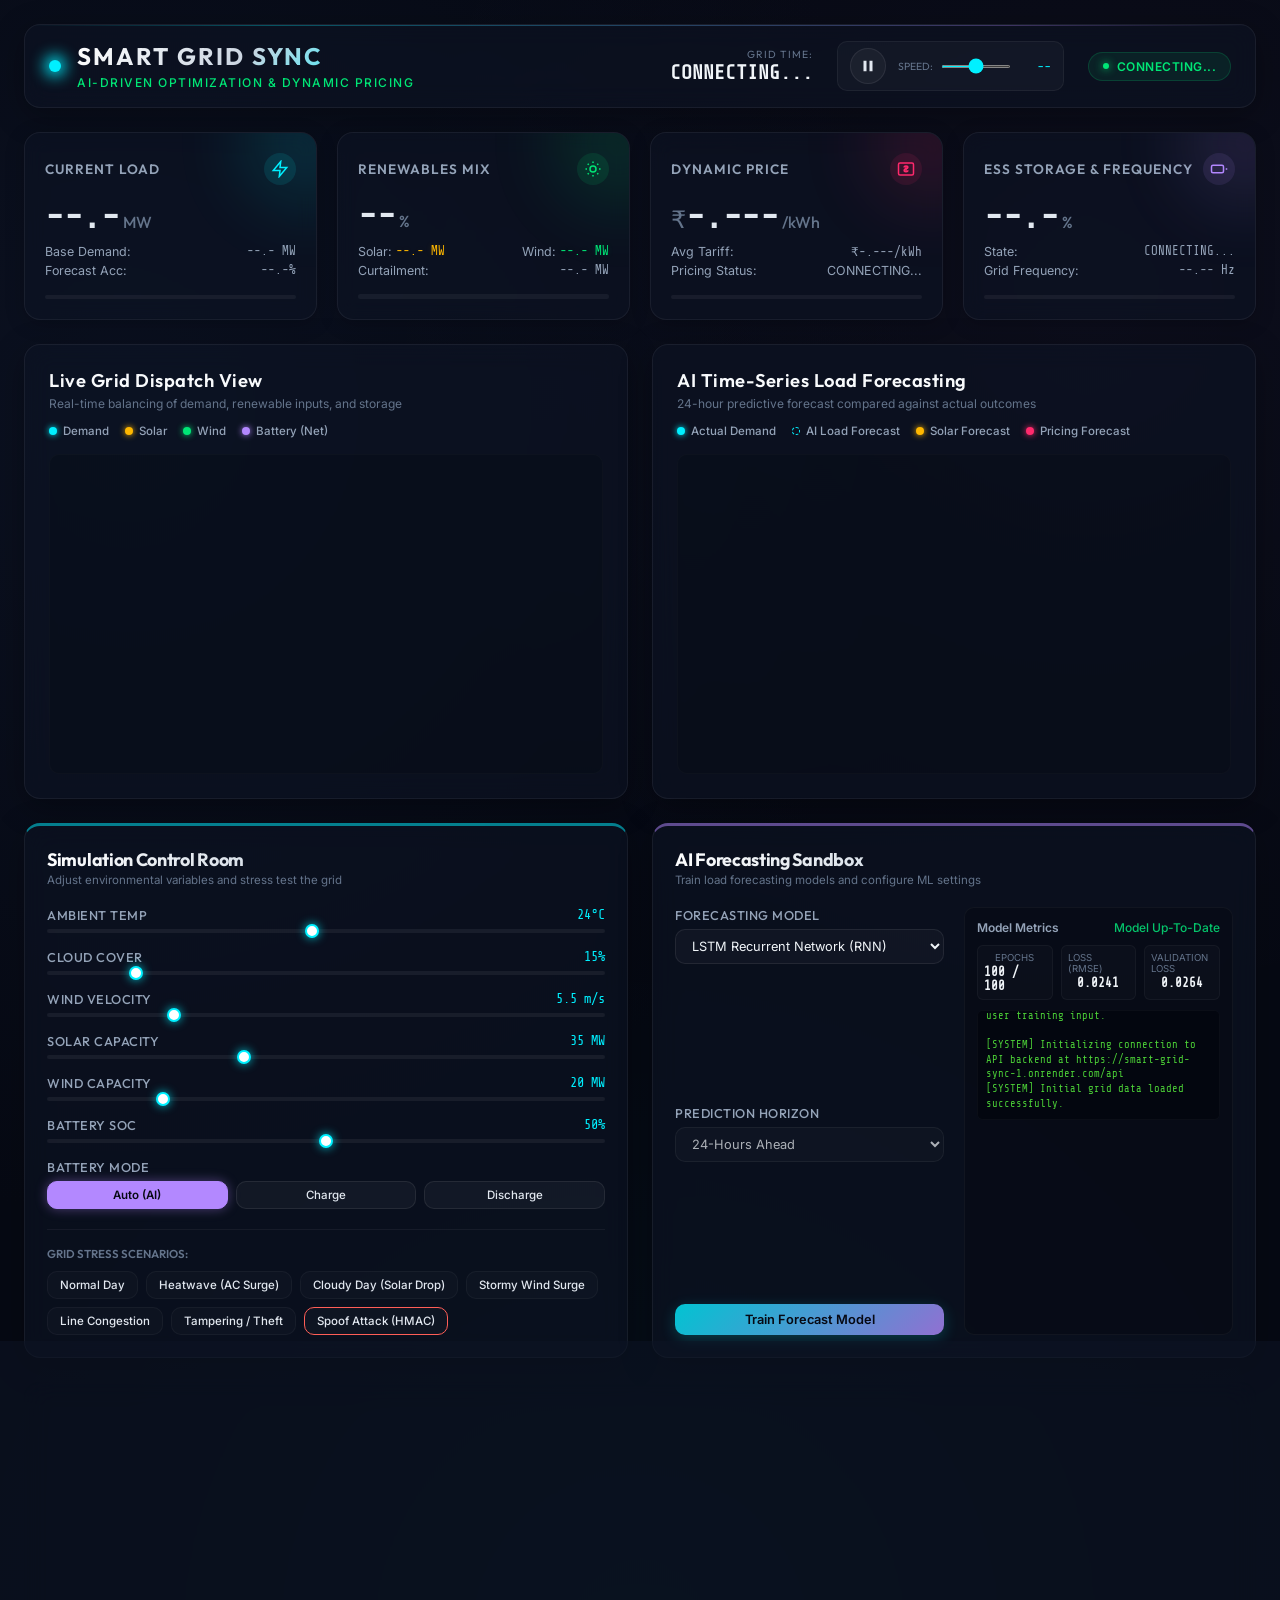
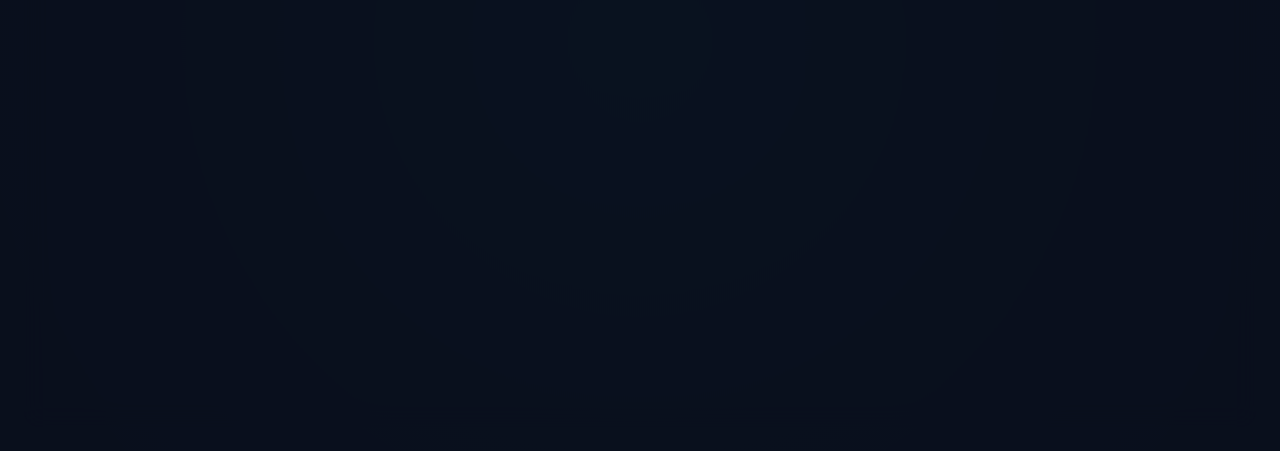
<file: frontend/index.html>
<!DOCTYPE html>
<html lang="en">
<head>
    <meta charset="UTF-8">
    <meta name="viewport" content="width=device-width, initial-scale=1.0">
    <title>Smart Grid Sync | AI-Driven Electricity Pricing & Load Forecasting</title>
    <!-- Modern typography styling -->
    <link rel="preconnect" href="https://fonts.googleapis.com">
    <link rel="preconnect" href="https://fonts.gstatic.com" crossorigin>
    <link href="https://fonts.googleapis.com/css2?family=Outfit:wght@300;400;500;600;700&family=Share+Tech+Mono&family=Inter:wght@300;400;500;600&display=swap" rel="stylesheet">
    <link rel="stylesheet" href="styles.css">
</head>
<body>
    <!-- Global Loading Overlay -->
    <div id="loading-overlay" class="loading-overlay">
        <div class="loading-spinner-container">
            <div class="loading-spinner"></div>
            <div class="loading-text">CONNECTING TO SMART GRID TELEMETRY...</div>
            <div class="loading-subtext">Initializing database session and loading forecasting parameters</div>
        </div>
    </div>

    <div class="app-container">
        <!-- Mixed Content Warning Banner (visible only if secure HTTPS pages fail to fetch insecure HTTP localhost API) -->
        <div id="https-warning-banner" class="warning-banner hidden">
            ⚠️ <strong>Mixed Content Alert:</strong> You are accessing this dashboard over secure HTTPS, but your backend runs locally over HTTP. The browser is blocking API requests. Please open the dashboard locally at <a href="http://localhost:8080" class="banner-link">http://localhost:8080</a> to resolve this.
        </div>

        <!-- Main Header -->
        <header class="main-header">
            <div class="brand">
                <div class="logo-glow"></div>
                <div class="logo-text">
                    <h1>SMART GRID SYNC</h1>
                    <span class="subtitle">AI-Driven Optimization & Dynamic Pricing</span>
                </div>
            </div>
            
            <!-- Global Simulation Controls -->
            <div class="sim-controls-panel">
                <div class="sim-time-display">
                    <span class="label">GRID TIME:</span>
                    <span id="grid-clock" class="mono-value">CONNECTING...</span>
                </div>
                <div class="sim-speed-control">
                    <button id="btn-play-pause" class="btn btn-icon" title="Play/Pause Simulation">
                        <svg viewBox="0 0 24 24" width="18" height="18" fill="currentColor">
                            <path id="play-pause-icon" d="M6 19h4V5H6v14zm8-14v14h4V5h-4z"/>
                        </svg>
                    </button>
                    <div class="speed-slider-container">
                        <span class="slider-label">SPEED:</span>
                        <input type="range" id="sim-speed" min="0" max="4" step="1" value="2">
                        <span id="sim-speed-val" class="mono-label">--</span>
                    </div>
                </div>
                <div class="grid-status-badge pulse-glow green" id="grid-status">
                    <span class="status-indicator"></span>
                    <span id="grid-status-text">CONNECTING...</span>
                </div>
            </div>
        </header>

        <!-- Top KPI Dashboard Rows -->
        <section class="kpi-section" aria-label="Key Performance Indicators">
            <!-- 1. Grid Load / Demand KPI -->
            <div class="kpi-card" id="card-load">
                <div class="card-glow"></div>
                <div class="kpi-header">
                    <span class="kpi-title">Current Load</span>
                    <div class="kpi-icon blue">
                        <svg viewBox="0 0 24 24" width="18" height="18" stroke="currentColor" fill="none" stroke-width="2">
                            <path d="M13 2L3 14h9l-1 8 10-12h-9l1-8z"/>
                        </svg>
                    </div>
                </div>
                <div class="kpi-body">
                    <div class="kpi-main-val">
                        <span id="val-actual-load" class="mono-value">--.-</span><span class="unit">MW</span>
                    </div>
                    <div class="kpi-sub-row">
                        <span class="kpi-sub-label">Base Demand:</span>
                        <span id="val-base-load" class="mono-value">--.- MW</span>
                    </div>
                    <div class="kpi-sub-row">
                        <span class="kpi-sub-label">Forecast Acc:</span>
                        <span id="val-forecast-acc" class="mono-value">--.-%</span>
                    </div>
                </div>
                <div class="kpi-footer progress-bar-container">
                    <div class="progress-bar-fill blue" id="bar-load-capacity" style="width: 0%;"></div>
                </div>
            </div>

            <!-- 2. Renewable Energy Mix KPI -->
            <div class="kpi-card" id="card-renewables">
                <div class="card-glow"></div>
                <div class="kpi-header">
                    <span class="kpi-title">Renewables Mix</span>
                    <div class="kpi-icon green">
                        <svg viewBox="0 0 24 24" width="18" height="18" stroke="currentColor" fill="none" stroke-width="2">
                            <path d="M12 2v2M12 20v2M4.93 4.93l1.41 1.41M17.66 17.66l1.41 1.41M2 12h2M20 12h2M6.34 17.66l-1.41 1.41M19.07 4.93l-1.41 1.41"/>
                            <circle cx="12" cy="12" r="4"/>
                        </svg>
                    </div>
                </div>
                <div class="kpi-body">
                    <div class="kpi-main-val">
                        <span id="val-renewable-percent" class="mono-value">--</span><span class="unit">%</span>
                    </div>
                    <div class="kpi-sub-row">
                        <span class="kpi-sub-label">Solar: <span id="val-solar-mw" class="mono-value text-amber">--.- MW</span></span>
                        <span class="kpi-sub-label">Wind: <span id="val-wind-mw" class="mono-value text-green">--.- MW</span></span>
                    </div>
                    <div class="kpi-sub-row">
                        <span class="kpi-sub-label">Curtailment:</span>
                        <span id="val-curtailment" class="mono-value">--.- MW</span>
                    </div>
                </div>
                <div class="kpi-footer renewable-segment-bar">
                    <div class="segment solar" id="bar-solar-pct" style="width: 0%;"></div>
                    <div class="segment wind" id="bar-wind-pct" style="width: 0%;"></div>
                    <div class="segment other" id="bar-other-pct" style="width: 0%;"></div>
                </div>
            </div>

            <!-- 3. Dynamic Tariff Price KPI -->
            <div class="kpi-card" id="card-pricing">
                <div class="card-glow"></div>
                <div class="kpi-header">
                    <span class="kpi-title">Dynamic Price</span>
                    <div class="kpi-icon pink">
                        <svg viewBox="0 0 24 24" width="18" height="18" stroke="currentColor" fill="none" stroke-width="2">
                            <rect x="2" y="4" width="20" height="16" rx="2"/>
                            <line x1="12" y1="8" x2="12" y2="16"/>
                            <path d="M9.5 10c0-1.5 1.5-2 2.5-2s2.5.5 2.5 2c0 2-5 1.5-5 3.5 0 1.5 1.5 2 2.5 2s2.5-.5 2.5-2"/>
                        </svg>
                    </div>
                </div>
                <div class="kpi-body">
                    <div class="kpi-main-val">
                        <span class="currency">₹</span><span id="val-dynamic-price" class="mono-value">-.---</span><span class="unit">/kWh</span>
                    </div>
                    <div class="kpi-sub-row">
                        <span class="kpi-sub-label">Avg Tariff:</span>
                        <span id="val-avg-price" class="mono-value">₹-.---/kWh</span>
                    </div>
                    <div class="kpi-sub-row">
                        <span class="kpi-sub-label">Pricing Status:</span>
                        <span id="val-price-rate" class="rate-status">CONNECTING...</span>
                    </div>
                </div>
                <div class="kpi-footer progress-bar-container">
                    <div class="progress-bar-fill pink" id="bar-price-tier" style="width: 0%;"></div>
                </div>
            </div>

            <!-- 4. Battery Storage & Grid Health KPI -->
            <div class="kpi-card" id="card-battery">
                <div class="card-glow"></div>
                <div class="kpi-header">
                    <span class="kpi-title">ESS Storage & Frequency</span>
                    <div class="kpi-icon purple">
                        <svg viewBox="0 0 24 24" width="18" height="18" stroke="currentColor" fill="none" stroke-width="2">
                            <rect x="2" y="7" width="16" height="10" rx="2" ry="2"/>
                            <line x1="22" y1="11" x2="22" y2="13"/>
                        </svg>
                    </div>
                </div>
                <div class="kpi-body">
                    <div class="kpi-main-val">
                        <span id="val-battery-soc" class="mono-value">--.-</span><span class="unit">%</span>
                    </div>
                    <div class="kpi-sub-row">
                        <span class="kpi-sub-label">State:</span>
                        <span id="val-battery-state" class="mono-value">CONNECTING...</span>
                    </div>
                    <div class="kpi-sub-row">
                        <span class="kpi-sub-label">Grid Frequency:</span>
                        <span id="val-grid-freq" class="mono-value">--.-- Hz</span>
                    </div>
                </div>
                <div class="kpi-footer progress-bar-container">
                    <div class="progress-bar-fill purple" id="bar-battery-soc" style="width: 0%;"></div>
                </div>
            </div>
        </section>

        <!-- Charts Section (Grid Layout) -->
        <main class="dashboard-grid">
            <!-- Live Grid Operations / Dispatch Chart -->
            <article class="chart-panel" id="panel-dispatch-chart">
                <div class="chart-header">
                    <div class="chart-header-title">
                        <h2>Live Grid Dispatch View</h2>
                        <span class="desc">Real-time balancing of demand, renewable inputs, and storage</span>
                    </div>
                    <div class="chart-legends">
                        <div class="legend-item"><span class="legend-dot load"></span>Demand</div>
                        <div class="legend-item"><span class="legend-dot solar"></span>Solar</div>
                        <div class="legend-item"><span class="legend-dot wind"></span>Wind</div>
                        <div class="legend-item"><span class="legend-dot battery"></span>Battery (Net)</div>
                    </div>
                </div>
                <div class="chart-wrapper">
                    <!-- Responsive SVG Chart -->
                    <svg id="svg-dispatch" class="grid-chart" viewBox="0 0 800 320" preserveAspectRatio="none">
                        <defs>
                            <!-- Gradients for Area Fills -->
                            <linearGradient id="grad-load" x1="0" y1="0" x2="0" y2="1">
                                <stop offset="0%" stop-color="var(--color-load)" stop-opacity="0.25"/>
                                <stop offset="100%" stop-color="var(--color-load)" stop-opacity="0.00"/>
                            </linearGradient>
                            <linearGradient id="grad-solar" x1="0" y1="0" x2="0" y2="1">
                                <stop offset="0%" stop-color="var(--color-solar)" stop-opacity="0.25"/>
                                <stop offset="100%" stop-color="var(--color-solar)" stop-opacity="0.00"/>
                            </linearGradient>
                            <linearGradient id="grad-wind" x1="0" y1="0" x2="0" y2="1">
                                <stop offset="0%" stop-color="var(--color-wind)" stop-opacity="0.20"/>
                                <stop offset="100%" stop-color="var(--color-wind)" stop-opacity="0.00"/>
                            </linearGradient>
                            
                            <!-- Drop Shadow Glow Filter for Lines -->
                            <filter id="glow-filter" x="-20%" y="-20%" width="140%" height="140%">
                                <feGaussianBlur stdDeviation="3" result="blur" />
                                <feComposite in="SourceGraphic" in2="blur" operator="over" />
                            </filter>
                        </defs>
                        <!-- Chart contents will be dynamically injected by JavaScript -->
                    </svg>
                    <!-- Custom Floating Tooltip -->
                    <div id="dispatch-tooltip" class="chart-tooltip hidden"></div>
                </div>
            </article>

            <!-- AI Forecasting Chart -->
            <article class="chart-panel" id="panel-forecast-chart">
                <div class="chart-header">
                    <div class="chart-header-title">
                        <h2>AI Time-Series Load Forecasting</h2>
                        <span class="desc">24-hour predictive forecast compared against actual outcomes</span>
                    </div>
                    <div class="chart-legends">
                        <div class="legend-item"><span class="legend-dot load"></span>Actual Demand</div>
                        <div class="legend-item"><span class="legend-dot forecast dashed"></span>AI Load Forecast</div>
                        <div class="legend-item"><span class="legend-dot solar dashed"></span>Solar Forecast</div>
                        <div class="legend-item"><span class="legend-dot price-legend"></span>Pricing Forecast</div>
                    </div>
                </div>
                <div class="chart-wrapper">
                    <!-- Responsive SVG Chart -->
                    <svg id="svg-forecast" class="grid-chart" viewBox="0 0 800 320" preserveAspectRatio="none">
                        <defs>
                            <linearGradient id="grad-forecast" x1="0" y1="0" x2="0" y2="1">
                                <stop offset="0%" stop-color="var(--color-forecast)" stop-opacity="0.15"/>
                                <stop offset="100%" stop-color="var(--color-forecast)" stop-opacity="0.00"/>
                            </linearGradient>
                        </defs>
                        <!-- Chart contents will be dynamically injected by JavaScript -->
                    </svg>
                    <!-- Custom Floating Tooltip -->
                    <div id="forecast-tooltip" class="chart-tooltip hidden"></div>
                </div>
            </article>
        </main>

        <!-- Bottom Management Panels (Control, ML Sandbox, Sustainability) -->
        <section class="management-section" aria-label="Management Panels">
            <!-- 1. Grid Control Center -->
            <div class="glass-panel" id="panel-controls">
                <div class="panel-header">
                    <h3>Simulation Control Room</h3>
                    <span class="panel-subtitle">Adjust environmental variables and stress test the grid</span>
                </div>
                
                <div class="control-grid">
                    <!-- Weather Sliders -->
                    <div class="control-group">
                        <div class="control-header">
                            <span class="control-label">Ambient Temp</span>
                            <span id="val-ctrl-temp" class="mono-label">24°C</span>
                        </div>
                        <input type="range" id="slider-temp" min="5" max="45" value="24" class="styled-range">
                    </div>

                    <div class="control-group">
                        <div class="control-header">
                            <span class="control-label">Cloud Cover</span>
                            <span id="val-ctrl-clouds" class="mono-label">15%</span>
                        </div>
                        <input type="range" id="slider-clouds" min="0" max="100" value="15" class="styled-range">
                    </div>

                    <div class="control-group">
                        <div class="control-header">
                            <span class="control-label">Wind Velocity</span>
                            <span id="val-ctrl-wind" class="mono-label">5.5 m/s</span>
                        </div>
                        <input type="range" id="slider-wind" min="0" max="25" step="0.5" value="5.5" class="styled-range">
                    </div>

                    <!-- Renewable Capacity Sliders -->
                    <div class="control-group">
                        <div class="control-header">
                            <span class="control-label">Solar Capacity</span>
                            <span id="val-ctrl-solar-cap" class="mono-label">35 MW</span>
                        </div>
                        <input type="range" id="slider-solar-cap" min="0" max="100" value="35" class="styled-range">
                    </div>

                    <div class="control-group">
                        <div class="control-header">
                            <span class="control-label">Wind Capacity</span>
                            <span id="val-ctrl-wind-cap" class="mono-label">20 MW</span>
                        </div>
                        <input type="range" id="slider-wind-cap" min="0" max="100" value="20" class="styled-range">
                    </div>

                    <!-- Battery SoC Slider -->
                    <div class="control-group">
                        <div class="control-header">
                            <span class="control-label">Battery SoC</span>
                            <span id="val-ctrl-battery-soc" class="mono-label">50%</span>
                        </div>
                        <input type="range" id="slider-battery-soc" min="0" max="100" value="50" class="styled-range">
                    </div>

                    <!-- Battery Control Mode -->
                    <div class="control-group">
                        <span class="control-label">Battery Mode</span>
                        <div class="battery-mode-buttons">
                            <button id="btn-bat-auto" class="btn btn-small active">Auto (AI)</button>
                            <button id="btn-bat-charge" class="btn btn-small">Charge</button>
                            <button id="btn-bat-discharge" class="btn btn-small">Discharge</button>
                        </div>
                    </div>
                </div>

                <!-- Scenario Hotkeys -->
                <div class="scenarios-container">
                    <span class="scenarios-label">Grid Stress Scenarios:</span>
                    <div class="scenario-buttons">
                        <button class="btn btn-scenario" data-scenario="normal">Normal Day</button>
                        <button class="btn btn-scenario" data-scenario="heatwave">Heatwave (AC Surge)</button>
                        <button class="btn btn-scenario" data-scenario="cloudy">Cloudy Day (Solar Drop)</button>
                        <button class="btn btn-scenario" data-scenario="storm">Stormy Wind Surge</button>
                        <button class="btn btn-scenario" data-scenario="congestion">Line Congestion</button>
                        <button class="btn btn-scenario" data-scenario="theft">Tampering / Theft</button>
                        <button class="btn btn-scenario" data-scenario="cyberattack" style="border-color: var(--color-warning);">Spoof Attack (HMAC)</button>
                    </div>
                </div>
            </div>

            <!-- 2. AI Forecasting Sandbox -->
            <div class="glass-panel" id="panel-ai-sandbox">
                <div class="panel-header">
                    <h3>AI Forecasting Sandbox</h3>
                    <span class="panel-subtitle">Train load forecasting models and configure ML settings</span>
                </div>
                
                <div class="ai-sandbox-grid">
                    <div class="ai-settings">
                        <div class="control-group">
                            <span class="control-label">Forecasting Model</span>
                            <select id="select-ml-model" class="styled-select">
                                <option value="lstm">LSTM Recurrent Network (RNN)</option>
                                <option value="xgboost">XGBoost Regressor (Tree Ensemble)</option>
                                <option value="linear">Ridge Regression (Linear)</option>
                            </select>
                        </div>
                        
                        <div class="control-group">
                            <span class="control-label">Prediction Horizon</span>
                            <select id="select-horizon" class="styled-select" disabled>
                                <option value="24">24-Hours Ahead</option>
                            </select>
                        </div>

                        <button id="btn-train-model" class="btn btn-primary btn-full-width">
                            <span class="btn-text">Train Forecast Model</span>
                            <div class="train-loader hidden"></div>
                        </button>
                    </div>

                    <!-- Visual Training Console -->
                    <div class="training-console">
                        <div class="console-header">
                            <span class="console-title">Model Metrics</span>
                            <span id="training-status" class="console-status-text idle">Model Up-To-Date</span>
                        </div>
                        <div class="metrics-grid">
                            <div class="metric-box">
                                <span class="m-label">Epochs</span>
                                <span id="m-val-epochs" class="m-val">100 / 100</span>
                            </div>
                            <div class="metric-box">
                                <span class="m-label">Loss (RMSE)</span>
                                <span id="m-val-loss" class="m-val">0.0241</span>
                            </div>
                            <div class="metric-box">
                                <span class="m-label">Validation Loss</span>
                                <span id="m-val-val-loss" class="m-val">0.0264</span>
                            </div>
                        </div>
                        <div class="console-logs-wrapper">
                            <div class="console-logs" id="console-logs-text">
[SYSTEM] Forecasting engine loaded with pre-trained weights.
[SYSTEM] Model: Deep Neural Network (MLP)
[SYSTEM] Input shape: (24, 7) - Weather, hour, historical lag.
[SYSTEM] Status: Ready. Waiting for user training input.
                            </div>
                        </div>
                    </div>
                </div>
            </div>

            <!-- 3. Grid Sustainability & Dispatch Log -->
            <div class="glass-panel" id="panel-sustainability">
                <div class="panel-header">
                    <h3>Sustainability & Grid Advisory</h3>
                    <span class="panel-subtitle">Environmental impact scores and AI optimization dispatch logs</span>
                </div>

                <div class="sustain-grid">
                    <div class="sustain-metrics">
                        <!-- Carbon Intensity Meter -->
                        <div class="intensity-tracker">
                            <div class="intensity-label">
                                <span>Carbon Intensity</span>
                                <span id="val-carbon-intensity" class="mono-value text-green">148 g/kWh</span>
                            </div>
                            <div class="intensity-bar-bg">
                                <div id="bar-carbon-intensity" class="intensity-bar-fill green" style="width: 35%;"></div>
                            </div>
                            <div class="intensity-scale">
                                <span>Clean</span>
                                <span>Grid Average</span>
                                <span>Fossil-Heavy</span>
                            </div>
                        </div>

                        <!-- Carbon Saved Count -->
                        <div class="co2-saved-card">
                            <div class="saved-icon">
                                <svg viewBox="0 0 24 24" width="24" height="24" stroke="currentColor" fill="none" stroke-width="2">
                                    <path d="M12 2L2 7l10 5 10-5-10-5zM2 17l10 5 10-5M2 12l10 5 10-5"/>
                                </svg>
                            </div>
                            <div class="saved-details">
                                <span class="label">Total CO₂ Saved Today</span>
                                <span class="saved-value text-green"><span id="val-co2-saved" class="mono-value">1,482.4</span> kg</span>
                            </div>
                        </div>
                    </div>

                    <!-- AI Dispatch Advisor Log -->
                    <div class="dispatch-advisor-panel">
                        <div class="advisor-header">
                            <span>AI Optimization Recommendations</span>
                        </div>
                        <div class="advisor-list" id="advisor-list-container">
                            <div class="advisor-item normal">
                                <div class="adv-icon">💡</div>
                                <div class="adv-text">Grid operating in normal parameters. Battery storage absorping excess PV capacity.</div>
                            </div>
                            <div class="advisor-item positive">
                                <div class="adv-icon">🔋</div>
                                <div class="adv-text">Renewable energy mix exceeded 60%. Carbon intensity drops below threshold.</div>
                            </div>
                        </div>
                    </div>

                    <!-- Historical Grid Trends Panel -->
                    <div class="grid-trends-panel">
                        <div class="advisor-header">
                            <span>Historical Trend Insights</span>
                        </div>
                        <div class="trends-container">
                            <div class="trend-item">
                                <span class="trend-label">Peak Demand Time:</span>
                                <span id="trend-peak-time" class="mono-value text-blue">N/A</span>
                            </div>
                            <div class="trend-item">
                                <span class="trend-label">Avg / Peak Load:</span>
                                <span id="trend-load-stats" class="mono-value text-green">N/A</span>
                            </div>
                            <div class="trend-item">
                                <span class="trend-label">Grid Stability:</span>
                                <span id="trend-stability" class="mono-value text-purple">N/A</span>
                            </div>
                            <div class="trend-item">
                                <span class="trend-label">Anomalies (24h):</span>
                                <span id="trend-anomalies" class="mono-value text-pink">0</span>
                                <div class="trend-sub-details" style="font-size: 0.65rem; color: #64748b; margin-top: 4px; display: flex; gap: 4px; flex-wrap: wrap;">
                                    <span>Theft: <span id="trend-theft-count" class="text-pink">0</span></span>
                                    <span>|</span>
                                    <span>Freq: <span id="trend-freq-count" class="text-purple">0</span></span>
                                    <span>|</span>
                                    <span>Cyber: <span id="trend-cyber-count" class="red-text">0</span></span>
                                </div>
                            </div>
                            <div class="trend-item">
                                <span class="trend-label">HMAC Security Audit:</span>
                                <span id="security-badge" class="mono-value green-text">SECURE (HMAC VALID)</span>
                            </div>
                            <div class="trend-item" style="grid-column: span 2;">
                                <span class="trend-label">Telemetry HMAC Signature (SHA-256):</span>
                                <span id="security-signature" class="mono-value" style="font-size: 0.58rem; color: #64748b; word-break: break-all; font-family: monospace;">N/A</span>
                            </div>
                        </div>
                    </div>
                </div>
            </div>
        </section>
    </div>

    <!-- Scripts -->
    <script src="app.js?v=1.0.3"></script>
</body>
</html>
</file>
<file: frontend/styles.css>
/* ==========================================================================
   SMART GRID SYNC - PREMIUM CSS DESIGN SYSTEM
   ========================================================================== */

/* Variables & Theme configuration */
:root {
    --color-bg: #060913;
    --color-panel-bg: rgba(13, 20, 38, 0.55);
    --color-panel-bg-solid: #0d1426;
    --color-border: rgba(255, 255, 255, 0.06);
    --color-border-glow: rgba(0, 240, 255, 0.15);
    
    /* Active colors - HSL Tailored */
    --color-load: #00f0ff;          /* Cyber Blue */
    --color-solar: #ffb800;         /* Amber Gold */
    --color-wind: #00e676;          /* Electric Emerald */
    --color-battery: #b388ff;       /* Purple Rain */
    --color-price: #ff2a6d;         /* Hot Pink */
    --color-forecast: #00f0ff;
    
    /* Secondary & Alert states */
    --color-success: #05c46b;
    --color-warning: #ff5e57;
    --color-neutral: #575fcf;
    
    /* Typography */
    --font-primary: 'Outfit', -apple-system, BlinkMacSystemFont, "Segoe UI", Roboto, sans-serif;
    --font-interface: 'Inter', sans-serif;
    --font-mono: 'Share Tech Mono', monospace;
    
    /* Layout Sizes */
    --border-radius-lg: 16px;
    --border-radius-md: 10px;
    --border-radius-sm: 6px;
    
    --transition-smooth: all 0.3s cubic-bezier(0.4, 0, 0.2, 1);
}

/* Base resets & scrollbars */
* {
    margin: 0;
    padding: 0;
    box-sizing: border-box;
    -webkit-font-smoothing: antialiased;
}

body {
    background-color: var(--color-bg);
    background-image: 
        radial-gradient(circle at 10% 20%, rgba(13, 20, 38, 0.7) 0%, transparent 40%),
        radial-gradient(circle at 85% 15%, rgba(179, 136, 255, 0.04) 0%, transparent 35%),
        radial-gradient(circle at 50% 80%, rgba(0, 240, 255, 0.03) 0%, transparent 40%);
    color: #e2e8f0;
    font-family: var(--font-primary);
    min-height: 100vh;
    padding: 24px;
    overflow-x: hidden;
}

/* Custom Scrollbar for premium feel */
::-webkit-scrollbar {
    width: 6px;
    height: 6px;
}
::-webkit-scrollbar-track {
    background: rgba(255, 255, 255, 0.01);
}
::-webkit-scrollbar-thumb {
    background: rgba(255, 255, 255, 0.1);
    border-radius: 4px;
}
::-webkit-scrollbar-thumb:hover {
    background: rgba(0, 240, 255, 0.3);
}

.app-container {
    max-width: 1600px;
    margin: 0 auto;
    display: flex;
    flex-direction: column;
    gap: 24px;
}

/* ==========================================================================
   HEADER SECTION
   ========================================================================== */

.main-header {
    display: flex;
    justify-content: space-between;
    align-items: center;
    padding: 16px 24px;
    background: var(--color-panel-bg);
    backdrop-filter: blur(12px);
    -webkit-backdrop-filter: blur(12px);
    border: 1px solid var(--color-border);
    border-radius: var(--border-radius-lg);
    box-shadow: 0 8px 32px 0 rgba(0, 0, 0, 0.3);
    position: relative;
    overflow: hidden;
}

.main-header::before {
    content: '';
    position: absolute;
    top: 0;
    left: 0;
    right: 0;
    height: 1px;
    background: linear-gradient(90deg, transparent, rgba(0, 240, 255, 0.3) 20%, rgba(179, 136, 255, 0.3) 80%, transparent);
}

.brand {
    display: flex;
    align-items: center;
    gap: 16px;
}

.logo-glow {
    width: 12px;
    height: 12px;
    background: var(--color-load);
    border-radius: 50%;
    box-shadow: 0 0 15px 4px var(--color-load);
    animation: heartbeat 2.5s infinite ease-in-out;
}

.logo-text h1 {
    font-size: 1.5rem;
    font-weight: 700;
    letter-spacing: 2px;
    background: linear-gradient(135deg, #ffffff 0%, #cbd5e1 50%, #00f0ff 100%);
    -webkit-background-clip: text;
    -webkit-text-fill-color: transparent;
}

.logo-text .subtitle {
    font-size: 0.75rem;
    font-family: var(--font-interface);
    color: var(--color-wind);
    letter-spacing: 1.5px;
    text-transform: uppercase;
    font-weight: 500;
}

/* Simulation Controls */
.sim-controls-panel {
    display: flex;
    align-items: center;
    gap: 24px;
}

.sim-time-display {
    display: flex;
    flex-direction: column;
    align-items: flex-end;
}

.sim-time-display .label {
    font-size: 0.65rem;
    color: #64748b;
    letter-spacing: 1px;
}

#grid-clock {
    font-size: 1.25rem;
    font-weight: 600;
    color: #f1f5f9;
}

.sim-speed-control {
    display: flex;
    align-items: center;
    background: rgba(255, 255, 255, 0.03);
    border: 1px solid rgba(255, 255, 255, 0.05);
    border-radius: var(--border-radius-md);
    padding: 6px 12px;
    gap: 12px;
}

.speed-slider-container {
    display: flex;
    align-items: center;
    gap: 8px;
}

.speed-slider-container .slider-label {
    font-size: 0.65rem;
    color: #64748b;
}

#sim-speed {
    width: 70px;
    height: 3px;
    accent-color: var(--color-load);
    cursor: pointer;
}

.mono-label {
    font-family: var(--font-mono);
    font-size: 0.85rem;
    color: var(--color-load);
    min-width: 32px;
    text-align: right;
}

.grid-status-badge {
    display: flex;
    align-items: center;
    gap: 8px;
    padding: 6px 14px;
    border-radius: 20px;
    font-family: var(--font-interface);
    font-size: 0.75rem;
    font-weight: 600;
    letter-spacing: 0.5px;
    border: 1px solid rgba(255, 255, 255, 0.05);
}

.grid-status-badge .status-indicator {
    width: 6px;
    height: 6px;
    border-radius: 50%;
}

/* Badge variants */
.grid-status-badge.green {
    background: rgba(5, 196, 107, 0.1);
    color: var(--color-wind);
    border-color: rgba(5, 196, 107, 0.2);
}
.grid-status-badge.green .status-indicator {
    background: var(--color-wind);
    box-shadow: 0 0 8px var(--color-wind);
}

.grid-status-badge.yellow {
    background: rgba(255, 184, 0, 0.1);
    color: var(--color-solar);
    border-color: rgba(255, 184, 0, 0.2);
}
.grid-status-badge.yellow .status-indicator {
    background: var(--color-solar);
    box-shadow: 0 0 8px var(--color-solar);
}

.grid-status-badge.red {
    background: rgba(255, 42, 109, 0.1);
    color: var(--color-price);
    border-color: rgba(255, 42, 109, 0.2);
}
.grid-status-badge.red .status-indicator {
    background: var(--color-price);
    box-shadow: 0 0 8px var(--color-price);
}

/* Pulse glow keyframe */
@keyframes pulse-active {
    0% { box-shadow: 0 0 0 0 rgba(0, 240, 255, 0.4); }
    70% { box-shadow: 0 0 0 10px rgba(0, 240, 255, 0); }
    100% { box-shadow: 0 0 0 0 rgba(0, 240, 255, 0); }
}

/* ==========================================================================
   KPI SECTION
   ========================================================================== */

.kpi-section {
    display: grid;
    grid-template-columns: repeat(auto-fit, minmax(280px, 1fr));
    gap: 20px;
}

.kpi-card {
    background: var(--color-panel-bg);
    border: 1px solid var(--color-border);
    border-radius: var(--border-radius-lg);
    padding: 20px;
    position: relative;
    overflow: hidden;
    backdrop-filter: blur(10px);
    -webkit-backdrop-filter: blur(10px);
    box-shadow: 0 4px 20px rgba(0, 0, 0, 0.2);
    display: flex;
    flex-direction: column;
    justify-content: space-between;
    transition: var(--transition-smooth);
}

.kpi-card:hover {
    transform: translateY(-4px);
    border-color: rgba(255, 255, 255, 0.12);
    box-shadow: 0 8px 30px rgba(0, 0, 0, 0.4);
}

.card-glow {
    position: absolute;
    top: -50px;
    right: -50px;
    width: 120px;
    height: 120px;
    border-radius: 50%;
    filter: blur(40px);
    opacity: 0.15;
    pointer-events: none;
    transition: var(--transition-smooth);
}

#card-load .card-glow { background: var(--color-load); }
#card-renewables .card-glow { background: var(--color-wind); }
#card-pricing .card-glow { background: var(--color-price); }
#card-battery .card-glow { background: var(--color-battery); }

.kpi-header {
    display: flex;
    justify-content: space-between;
    align-items: center;
    margin-bottom: 12px;
}

.kpi-title {
    font-size: 0.85rem;
    font-weight: 600;
    color: #94a3b8;
    text-transform: uppercase;
    letter-spacing: 1px;
}

.kpi-icon {
    width: 32px;
    height: 32px;
    border-radius: 50%;
    display: flex;
    align-items: center;
    justify-content: center;
    background: rgba(255, 255, 255, 0.03);
}

.kpi-icon.blue { color: var(--color-load); background: rgba(0, 240, 255, 0.1); }
.kpi-icon.green { color: var(--color-wind); background: rgba(0, 230, 118, 0.1); }
.kpi-icon.pink { color: var(--color-price); background: rgba(255, 42, 109, 0.1); }
.kpi-icon.purple { color: var(--color-battery); background: rgba(179, 136, 255, 0.1); }

.kpi-body {
    margin-bottom: 16px;
}

.kpi-main-val {
    font-family: var(--font-mono);
    font-size: 2.2rem;
    font-weight: 600;
    line-height: 1.1;
    margin-bottom: 8px;
    letter-spacing: -0.5px;
}

.mono-value {
    font-family: var(--font-mono);
}

.unit {
    font-size: 1rem;
    font-family: var(--font-primary);
    font-weight: 500;
    color: #64748b;
    margin-left: 4px;
}

.currency {
    font-size: 1.5rem;
    font-family: var(--font-primary);
    font-weight: 400;
    color: #64748b;
}

.kpi-sub-row {
    display: flex;
    justify-content: space-between;
    font-size: 0.78rem;
    color: #94a3b8;
    margin-top: 4px;
    font-family: var(--font-interface);
}

.kpi-sub-label {
    display: flex;
    gap: 4px;
}

/* Highlight text colors with premium glow effects */
.text-amber { color: var(--color-solar) !important; text-shadow: 0 0 6px rgba(255, 184, 0, 0.15); }
.text-green { color: var(--color-wind) !important; text-shadow: 0 0 6px rgba(0, 230, 118, 0.15); }
.text-purple { color: var(--color-battery) !important; text-shadow: 0 0 6px rgba(179, 136, 255, 0.15); }
.text-blue { color: var(--color-load) !important; text-shadow: 0 0 6px rgba(0, 240, 255, 0.15); }
.text-pink { color: var(--color-price) !important; text-shadow: 0 0 6px rgba(255, 42, 109, 0.15); }
.red-text { color: var(--color-warning) !important; text-shadow: 0 0 8px rgba(255, 94, 87, 0.3); }
.green-text { color: var(--color-success) !important; text-shadow: 0 0 6px rgba(5, 196, 107, 0.15); }

/* Footers progress bars */
.progress-bar-container {
    height: 4px;
    background: rgba(255, 255, 255, 0.05);
    border-radius: 2px;
    overflow: hidden;
}

.progress-bar-fill {
    height: 100%;
    border-radius: 2px;
    width: 0;
    transition: width 0.5s ease-out;
}

.progress-bar-fill.blue { background: var(--color-load); box-shadow: 0 0 6px var(--color-load); }
.progress-bar-fill.pink { background: var(--color-price); box-shadow: 0 0 6px var(--color-price); }
.progress-bar-fill.purple { background: var(--color-battery); box-shadow: 0 0 6px var(--color-battery); }

/* Multi-segmented bar for renewables mix */
.renewable-segment-bar {
    height: 5px;
    background: rgba(255, 255, 255, 0.05);
    border-radius: 3px;
    display: flex;
    overflow: hidden;
}

.renewable-segment-bar .segment {
    height: 100%;
    transition: width 0.5s ease-out;
}

.renewable-segment-bar .segment.solar { background: var(--color-solar); }
.renewable-segment-bar .segment.wind { background: var(--color-wind); }
.renewable-segment-bar .segment.other { background: rgba(255, 255, 255, 0.15); }

/* ==========================================================================
   CHARTS SECTION
   ========================================================================== */

.dashboard-grid {
    display: grid;
    grid-template-columns: 1fr 1fr;
    gap: 24px;
}

@media (max-width: 1100px) {
    .dashboard-grid {
        grid-template-columns: 1fr;
    }
}

.chart-panel {
    background: var(--color-panel-bg);
    border: 1px solid var(--color-border);
    border-radius: var(--border-radius-lg);
    padding: 24px;
    backdrop-filter: blur(12px);
    -webkit-backdrop-filter: blur(12px);
    box-shadow: 0 8px 32px 0 rgba(0, 0, 0, 0.3);
    display: flex;
    flex-direction: column;
    gap: 16px;
}

.chart-header {
    display: flex;
    justify-content: space-between;
    align-items: flex-start;
    flex-wrap: wrap;
    gap: 12px;
}

.chart-header-title h2 {
    font-size: 1.15rem;
    font-weight: 600;
    color: #f8fafc;
    letter-spacing: 0.5px;
}

.chart-header-title .desc {
    font-size: 0.75rem;
    font-family: var(--font-interface);
    color: #64748b;
}

.chart-legends {
    display: flex;
    gap: 16px;
    font-family: var(--font-interface);
    font-size: 0.72rem;
    font-weight: 500;
    color: #94a3b8;
}

.legend-item {
    display: flex;
    align-items: center;
    gap: 6px;
}

.legend-dot {
    width: 8px;
    height: 8px;
    border-radius: 50%;
    display: inline-block;
}

.legend-dot.load { background: var(--color-load); box-shadow: 0 0 6px var(--color-load); }
.legend-dot.solar { background: var(--color-solar); box-shadow: 0 0 6px var(--color-solar); }
.legend-dot.wind { background: var(--color-wind); box-shadow: 0 0 6px var(--color-wind); }
.legend-dot.battery { background: var(--color-battery); box-shadow: 0 0 6px var(--color-battery); }
.legend-dot.forecast { background: var(--color-load); }
.legend-dot.forecast.dashed { border: 1.5px dashed var(--color-load); background: transparent; }
.legend-dot.price-legend { background: var(--color-price); box-shadow: 0 0 6px var(--color-price); }

.chart-wrapper {
    position: relative;
    width: 100%;
    height: 320px;
    background: rgba(0, 0, 0, 0.15);
    border: 1px solid rgba(255, 255, 255, 0.02);
    border-radius: var(--border-radius-md);
    padding: 12px;
}

.grid-chart {
    width: 100%;
    height: 100%;
    overflow: visible;
}

/* Custom styling for SVG SVG Chart paths */
.grid-chart .axis-line {
    stroke: rgba(255, 255, 255, 0.08);
    stroke-width: 1px;
}

.grid-chart .grid-line {
    stroke: rgba(255, 255, 255, 0.03);
    stroke-width: 1px;
}

.grid-chart .axis-text {
    fill: #475569;
    font-size: 10px;
    font-family: var(--font-mono);
}

.grid-chart .chart-path {
    fill: none;
    stroke-width: 2.5px;
    stroke-linecap: round;
    stroke-linejoin: round;
    transition: stroke-dasharray 0.5s ease;
}

/* SVG Line Colors with filter glows */
.grid-chart .path-load { stroke: var(--color-load); filter: url(#glow-filter); }
.grid-chart .path-solar { stroke: var(--color-solar); filter: url(#glow-filter); }
.grid-chart .path-wind { stroke: var(--color-wind); filter: url(#glow-filter); }
.grid-chart .path-battery { stroke: var(--color-battery); filter: url(#glow-filter); }
.grid-chart .path-price { stroke: var(--color-price); filter: url(#glow-filter); }

/* SVG Line Forecast Dash Style */
.grid-chart .path-forecast {
    stroke: var(--color-load);
    stroke-dasharray: 4 4;
}

.grid-chart .path-solar-forecast {
    stroke: var(--color-solar);
    stroke-dasharray: 4 4;
}

.grid-chart .path-price-forecast {
    stroke: var(--color-price);
    stroke-dasharray: 4 4;
}

.grid-chart .interactive-line {
    stroke: rgba(255, 255, 255, 0.2);
    stroke-width: 1px;
    stroke-dasharray: 2 2;
}

.grid-chart .hover-dot {
    stroke-width: 2px;
    fill: #060913;
    r: 4px;
}
.grid-chart .hover-dot.load { stroke: var(--color-load); }
.grid-chart .hover-dot.solar { stroke: var(--color-solar); }
.grid-chart .hover-dot.wind { stroke: var(--color-wind); }
.grid-chart .hover-dot.battery { stroke: var(--color-battery); }
.grid-chart .hover-dot.forecast { stroke: var(--color-load); }
.grid-chart .hover-dot.price { stroke: var(--color-price); }

/* Tooltip design */
.chart-tooltip {
    position: absolute;
    background: rgba(13, 20, 38, 0.95);
    border: 1px solid rgba(255, 255, 255, 0.12);
    border-radius: var(--border-radius-md);
    padding: 10px 14px;
    box-shadow: 0 10px 25px rgba(0,0,0,0.5);
    pointer-events: none;
    z-index: 10;
    font-family: var(--font-interface);
    font-size: 0.72rem;
    color: #e2e8f0;
    display: flex;
    flex-direction: column;
    gap: 4px;
    backdrop-filter: blur(8px);
    -webkit-backdrop-filter: blur(8px);
    transition: opacity 0.15s ease-out, transform 0.1s ease-out;
}

.chart-tooltip.hidden {
    opacity: 0;
}

.chart-tooltip .title {
    font-weight: 600;
    color: #f1f5f9;
    margin-bottom: 4px;
    border-bottom: 1px solid rgba(255, 255, 255, 0.08);
    padding-bottom: 2px;
    font-family: var(--font-mono);
}

.chart-tooltip .row {
    display: flex;
    justify-content: space-between;
    gap: 20px;
}

.chart-tooltip .row .val {
    font-family: var(--font-mono);
    font-weight: 600;
}

/* ==========================================================================
   BOTTOM PANELS
   ========================================================================== */

.management-section {
    display: grid;
    grid-template-columns: 1.1fr 1.3fr 1.1fr;
    gap: 24px;
}

@media (max-width: 1300px) {
    .management-section {
        grid-template-columns: 1fr 1fr;
    }
    .management-section > #panel-sustainability {
        grid-column: span 2;
    }
}

@media (max-width: 800px) {
    .management-section {
        grid-template-columns: 1fr;
    }
    .management-section > #panel-sustainability {
        grid-column: span 1;
    }
}

.glass-panel {
    background: var(--color-panel-bg);
    border: 1px solid var(--color-border);
    border-radius: var(--border-radius-lg);
    padding: 22px;
    backdrop-filter: blur(12px);
    -webkit-backdrop-filter: blur(12px);
    box-shadow: 0 8px 32px 0 rgba(0, 0, 0, 0.25);
    display: flex;
    flex-direction: column;
    gap: 20px;
    position: relative;
    transition: transform 0.3s cubic-bezier(0.4, 0, 0.2, 1), border-color 0.3s ease, box-shadow 0.3s ease;
}

#panel-controls {
    border-top: 3px solid rgba(0, 240, 255, 0.5);
}
#panel-controls:hover {
    border-color: rgba(0, 240, 255, 0.25);
    box-shadow: 0 12px 40px 0 rgba(0, 240, 255, 0.08);
    transform: translateY(-2px);
}

#panel-ai-sandbox {
    border-top: 3px solid rgba(179, 136, 255, 0.5);
}
#panel-ai-sandbox:hover {
    border-color: rgba(179, 136, 255, 0.25);
    box-shadow: 0 12px 40px 0 rgba(179, 136, 255, 0.08);
    transform: translateY(-2px);
}

#panel-sustainability {
    border-top: 3px solid rgba(5, 196, 107, 0.5);
}
#panel-sustainability:hover {
    border-color: rgba(5, 196, 107, 0.25);
    box-shadow: 0 12px 40px 0 rgba(5, 196, 107, 0.08);
    transform: translateY(-2px);
}

.panel-header {
    display: flex;
    flex-direction: column;
}

.panel-header h3 {
    font-size: 1.12rem;
    font-weight: 700;
    background: linear-gradient(135deg, #ffffff 0%, #cbd5e1 50%, #94a3b8 100%);
    -webkit-background-clip: text;
    -webkit-text-fill-color: transparent;
    letter-spacing: -0.3px;
    margin-bottom: 2px;
}

.panel-subtitle {
    font-size: 0.72rem;
    font-family: var(--font-interface);
    color: #64748b;
}

/* Form elements & controls styling */
.control-grid {
    display: flex;
    flex-direction: column;
    gap: 16px;
}

.control-group {
    display: flex;
    flex-direction: column;
    gap: 6px;
}

.control-header {
    display: flex;
    justify-content: space-between;
    align-items: center;
}

.control-label {
    font-size: 0.8rem;
    font-weight: 500;
    color: #94a3b8;
    text-transform: uppercase;
    letter-spacing: 0.5px;
}

/* Range Sliders */
.styled-range {
    -webkit-appearance: none;
    appearance: none;
    width: 100%;
    height: 4px;
    background: rgba(255, 255, 255, 0.06);
    border-radius: 2px;
    outline: none;
    accent-color: var(--color-load);
}

.styled-range::-webkit-slider-thumb {
    -webkit-appearance: none;
    appearance: none;
    width: 14px;
    height: 14px;
    border-radius: 50%;
    background: #ffffff;
    box-shadow: 0 0 10px rgba(0, 240, 255, 0.8);
    cursor: pointer;
    border: 2px solid var(--color-load);
    transition: transform 0.1s;
}

.styled-range::-webkit-slider-thumb:hover {
    transform: scale(1.2);
}

/* Styled Select */
.styled-select {
    background: rgba(255, 255, 255, 0.03);
    border: 1px solid rgba(255, 255, 255, 0.08);
    border-radius: var(--border-radius-md);
    padding: 8px 12px;
    color: #f1f5f9;
    font-family: var(--font-interface);
    font-size: 0.8rem;
    outline: none;
    cursor: pointer;
    transition: var(--transition-smooth);
}

.styled-select:focus {
    border-color: var(--color-load);
    box-shadow: 0 0 10px rgba(0, 240, 255, 0.15);
}

.styled-select option {
    background-color: var(--color-panel-bg-solid);
    color: #f1f5f9;
}

/* Buttons */
.btn {
    background: rgba(255, 255, 255, 0.04);
    border: 1px solid rgba(255, 255, 255, 0.08);
    border-radius: var(--border-radius-md);
    padding: 8px 16px;
    color: #e2e8f0;
    font-family: var(--font-interface);
    font-size: 0.8rem;
    font-weight: 500;
    cursor: pointer;
    transition: var(--transition-smooth);
    display: inline-flex;
    align-items: center;
    justify-content: center;
    gap: 8px;
}

.btn:hover {
    background: rgba(255, 255, 255, 0.08);
    border-color: rgba(255, 255, 255, 0.15);
    color: #ffffff;
}

.btn-icon {
    width: 36px;
    height: 36px;
    padding: 0;
    border-radius: 50%;
}

.btn-icon:hover {
    color: var(--color-load);
    border-color: rgba(0, 240, 255, 0.3);
    box-shadow: 0 0 12px rgba(0, 240, 255, 0.15);
}

.btn-small {
    padding: 6px 12px;
    font-size: 0.72rem;
}

.btn-primary {
    background: linear-gradient(135deg, rgba(0, 240, 255, 0.8) 0%, rgba(179, 136, 255, 0.8) 100%);
    border: none;
    color: #060913;
    font-weight: 600;
    box-shadow: 0 4px 15px rgba(0, 240, 255, 0.2);
}

.btn-primary:hover {
    background: linear-gradient(135deg, rgba(0, 240, 255, 1) 0%, rgba(179, 136, 255, 1) 100%);
    box-shadow: 0 4px 20px rgba(0, 240, 255, 0.35);
    transform: translateY(-1px);
}

.btn-full-width {
    width: 100%;
}

.battery-mode-buttons {
    display: grid;
    grid-template-columns: repeat(3, 1fr);
    gap: 8px;
}

.battery-mode-buttons .btn.active {
    background: var(--color-battery);
    border-color: var(--color-battery);
    color: #060913;
    font-weight: 600;
    box-shadow: 0 0 12px rgba(179, 136, 255, 0.4);
}

/* Scenario Panel */
.scenarios-container {
    display: flex;
    flex-direction: column;
    gap: 10px;
    border-top: 1px solid rgba(255, 255, 255, 0.05);
    padding-top: 16px;
}

.scenarios-label {
    font-size: 0.72rem;
    font-weight: 600;
    color: #64748b;
    text-transform: uppercase;
}

.scenario-buttons {
    display: flex;
    flex-wrap: wrap;
    gap: 8px;
}

.btn-scenario {
    padding: 6px 12px;
    font-size: 0.72rem;
    background: rgba(255, 255, 255, 0.02);
    border-color: rgba(255, 255, 255, 0.04);
}

.btn-scenario:hover {
    border-color: var(--color-load);
    background: rgba(0, 240, 255, 0.03);
    color: var(--color-load);
}

.btn-scenario.active {
    border-color: var(--color-load);
    background: rgba(0, 240, 255, 0.08);
    color: var(--color-load);
    box-shadow: 0 0 10px rgba(0, 240, 255, 0.1);
}

.btn-scenario[data-scenario="normal"].active {
    border-color: var(--color-success);
    background: rgba(5, 196, 107, 0.12);
    color: var(--color-success);
    box-shadow: 0 0 10px rgba(5, 196, 107, 0.2);
}
.btn-scenario[data-scenario="heatwave"].active {
    border-color: var(--color-warning);
    background: rgba(255, 94, 87, 0.12);
    color: var(--color-warning);
    box-shadow: 0 0 10px rgba(255, 94, 87, 0.2);
}
.btn-scenario[data-scenario="cloudy"].active {
    border-color: var(--color-neutral);
    background: rgba(87, 95, 207, 0.12);
    color: var(--color-neutral);
    box-shadow: 0 0 10px rgba(87, 95, 207, 0.2);
}
.btn-scenario[data-scenario="storm"].active {
    border-color: var(--color-battery);
    background: rgba(179, 136, 255, 0.12);
    color: var(--color-battery);
    box-shadow: 0 0 10px rgba(179, 136, 255, 0.2);
}
.btn-scenario[data-scenario="congestion"].active {
    border-color: var(--color-solar);
    background: rgba(255, 184, 0, 0.12);
    color: var(--color-solar);
    box-shadow: 0 0 10px rgba(255, 184, 0, 0.2);
}
.btn-scenario[data-scenario="theft"].active {
    border-color: var(--color-price);
    background: rgba(255, 42, 109, 0.12);
    color: var(--color-price);
    box-shadow: 0 0 10px rgba(255, 42, 109, 0.2);
}
.btn-scenario[data-scenario="cyberattack"].active {
    border-color: var(--color-warning);
    background: rgba(255, 94, 87, 0.12);
    color: var(--color-warning);
    box-shadow: 0 0 12px rgba(255, 94, 87, 0.3);
    animation: pulse-glow-cyber 1.5s infinite alternate;
}

@keyframes pulse-glow-cyber {
    0% {
        box-shadow: 0 0 4px rgba(255, 94, 87, 0.2);
        border-color: rgba(255, 94, 87, 0.4);
    }
    100% {
        box-shadow: 0 0 16px rgba(255, 94, 87, 0.5);
        border-color: rgba(255, 94, 87, 1);
    }
}

/* ==========================================================================
   AI FORECAST SANDBOX CARD SPECIFICS
   ========================================================================== */

.ai-sandbox-grid {
    display: grid;
    grid-template-columns: 1fr 1.3fr;
    gap: 20px;
    height: 100%;
}

@media (max-width: 550px) {
    .ai-sandbox-grid {
        grid-template-columns: 1fr;
    }
}

.ai-settings {
    display: flex;
    flex-direction: column;
    justify-content: space-between;
    gap: 16px;
}

/* Console details */
.training-console {
    background: rgba(0, 0, 0, 0.2);
    border: 1px solid rgba(255, 255, 255, 0.04);
    border-radius: var(--border-radius-md);
    padding: 12px;
    display: flex;
    flex-direction: column;
    gap: 10px;
    font-family: var(--font-interface);
}

.console-header {
    display: flex;
    justify-content: space-between;
    font-size: 0.75rem;
}

.console-title {
    font-weight: 600;
    color: #94a3b8;
}

.console-status-text {
    font-weight: 500;
}

.console-status-text.idle { color: var(--color-success); }
.console-status-text.training { color: var(--color-solar); animation: blink 1s infinite alternate; }

.metrics-grid {
    display: grid;
    grid-template-columns: repeat(3, 1fr);
    gap: 8px;
}

.metric-box {
    background: rgba(255, 255, 255, 0.02);
    border: 1px solid rgba(255, 255, 255, 0.04);
    border-radius: var(--border-radius-sm);
    padding: 6px;
    display: flex;
    flex-direction: column;
    align-items: center;
}

.metric-box .m-label {
    font-size: 0.6rem;
    color: #64748b;
    text-transform: uppercase;
}

.metric-box .m-val {
    font-family: var(--font-mono);
    font-size: 0.78rem;
    color: #f1f5f9;
    font-weight: 600;
    margin-top: 2px;
}

.console-logs-wrapper {
    background: #03060f;
    border: 1px solid rgba(255, 255, 255, 0.03);
    border-radius: var(--border-radius-sm);
    padding: 8px;
    flex-grow: 1;
    overflow-y: auto;
    max-height: 110px;
    min-height: 80px;
}

.console-logs {
    font-family: var(--font-mono);
    font-size: 0.65rem;
    color: #4cd137;
    white-space: pre-wrap;
    line-height: 1.4;
}

/* Spinner */
.train-loader {
    width: 14px;
    height: 14px;
    border: 2px solid rgba(0, 0, 0, 0.1);
    border-left-color: #060913;
    border-radius: 50%;
    animation: spin 0.8s linear infinite;
}

.hidden {
    display: none !important;
}

/* ==========================================================================
   SUSTAINABILITY & RECOMMENDATIONS
   ========================================================================== */

.sustain-grid {
    display: flex;
    flex-direction: column;
    gap: 16px;
}

.sustain-metrics {
    display: flex;
    flex-direction: column;
    gap: 14px;
}

/* Carbon Intensity Meter */
.intensity-tracker {
    display: flex;
    flex-direction: column;
    gap: 6px;
}

.intensity-label {
    display: flex;
    justify-content: space-between;
    font-size: 0.8rem;
    font-weight: 500;
    color: #94a3b8;
}

.intensity-bar-bg {
    height: 8px;
    background: rgba(255, 255, 255, 0.04);
    border-radius: 4px;
    overflow: hidden;
    position: relative;
    border: 1px solid rgba(255, 255, 255, 0.02);
}

.intensity-bar-fill {
    height: 100%;
    border-radius: 4px;
    width: 0;
    transition: width 0.5s ease-out, background-color 0.5s;
}

.intensity-bar-fill.green { background: linear-gradient(90deg, var(--color-wind) 0%, #10ac84 100%); }
.intensity-bar-fill.yellow { background: linear-gradient(90deg, #10ac84 0%, var(--color-solar) 100%); }
.intensity-bar-fill.red { background: linear-gradient(90deg, var(--color-solar) 0%, var(--color-price) 100%); }

.intensity-scale {
    display: flex;
    justify-content: space-between;
    font-size: 0.6rem;
    color: #475569;
    font-weight: 500;
}

/* Saved Card */
.co2-saved-card {
    display: flex;
    align-items: center;
    gap: 14px;
    background: rgba(5, 196, 107, 0.04);
    border: 1px solid rgba(5, 196, 107, 0.08);
    border-radius: var(--border-radius-md);
    padding: 10px 14px;
}

.saved-icon {
    color: var(--color-wind);
}

.saved-details {
    display: flex;
    flex-direction: column;
}

.saved-details .label {
    font-size: 0.68rem;
    color: #64748b;
    text-transform: uppercase;
}

.saved-details .saved-value {
    font-size: 1.15rem;
    font-weight: 700;
}

/* Dispatch recommendations list */
.dispatch-advisor-panel {
    display: flex;
    flex-direction: column;
    gap: 8px;
}

.advisor-header {
    font-size: 0.72rem;
    font-weight: 600;
    color: #64748b;
    text-transform: uppercase;
    border-bottom: 1px solid rgba(255, 255, 255, 0.04);
    padding-bottom: 4px;
}

.advisor-list {
    display: flex;
    flex-direction: column;
    gap: 8px;
    max-height: 120px;
    overflow-y: auto;
}

.advisor-item {
    display: flex;
    gap: 10px;
    padding: 8px 12px;
    border-radius: var(--border-radius-sm);
    font-size: 0.75rem;
    border: 1px solid rgba(255, 255, 255, 0.02);
}

.advisor-item.normal {
    background: rgba(255, 255, 255, 0.01);
    color: #94a3b8;
}

.advisor-item.positive {
    background: rgba(5, 196, 107, 0.03);
    border-color: rgba(5, 196, 107, 0.08);
    color: #a7f3d0;
}

.advisor-item.warning {
    background: rgba(255, 94, 87, 0.03);
    border-color: rgba(255, 94, 87, 0.08);
    color: #fecaca;
}

.adv-icon {
    font-size: 0.9rem;
}

.adv-text {
    line-height: 1.3;
}

/* ==========================================================================
   ANIMATIONS & KEYFRAMES
   ========================================================================== */

@keyframes heartbeat {
    0% { transform: scale(1); box-shadow: 0 0 15px 3px var(--color-load); }
    50% { transform: scale(1.1); box-shadow: 0 0 20px 6px var(--color-load); }
    100% { transform: scale(1); box-shadow: 0 0 15px 3px var(--color-load); }
}

@keyframes spin {
    to { transform: rotate(360deg); }
}

@keyframes blink {
    from { opacity: 0.4; }
    to { opacity: 1; }
}

/* Mixed Content Warning Banner */
.warning-banner {
    background: rgba(255, 94, 87, 0.15);
    border: 1px solid rgba(255, 94, 87, 0.4);
    border-radius: var(--border-radius-lg);
    padding: 14px 20px;
    color: #ffd8d6;
    font-family: var(--font-interface);
    font-size: 0.85rem;
    line-height: 1.4;
    display: flex;
    align-items: center;
    gap: 12px;
    margin-bottom: 8px;
    box-shadow: 0 4px 20px rgba(255, 94, 87, 0.15);
}

.warning-banner.hidden {
    display: none !important;
}

.warning-banner a.banner-link {
    color: #00f0ff;
    text-decoration: underline;
    font-weight: 600;
}

.warning-banner a.banner-link:hover {
    color: #ffffff;
}

/* ==========================================================================
   ADVANCED ANALYTICS (ANOMALIES & TRENDS)
   ========================================================================== */

.anomaly-dot {
    fill: #ff5e57;
    stroke: rgba(255, 94, 87, 0.4);
    stroke-width: 6px;
    cursor: pointer;
    transform-origin: center;
    animation: pulse-anomaly 1.6s ease-in-out infinite;
    filter: drop-shadow(0 0 4px #ff5e57);
}

@keyframes pulse-anomaly {
    0% {
        stroke-width: 4px;
        r: 5;
    }
    50% {
        stroke-width: 10px;
        r: 6.5;
    }
    100% {
        stroke-width: 4px;
        r: 5;
    }
}

.grid-trends-panel {
    display: flex;
    flex-direction: column;
    gap: 8px;
    margin-top: 4px;
}

.trends-container {
    display: grid;
    grid-template-columns: 1fr 1fr;
    gap: 10px;
    margin-top: 4px;
}

.trend-item {
    display: flex;
    flex-direction: column;
    background: rgba(255, 255, 255, 0.01);
    border: 1px solid rgba(255, 255, 255, 0.03);
    border-radius: var(--border-radius-sm);
    padding: 8px 12px;
    transition: transform 0.2s, border-color 0.2s;
}

.trend-item:hover {
    transform: translateY(-1px);
    border-color: rgba(255, 255, 255, 0.08);
}

.trend-label {
    font-size: 0.65rem;
    color: #64748b;
    text-transform: uppercase;
    margin-bottom: 2px;
    font-weight: 500;
}

.trend-item .mono-value {
    font-family: var(--font-mono);
    font-size: 0.88rem;
    font-weight: 600;
    line-height: 1.2;
}

/* Global Glassmorphic Loading Screen */
.loading-overlay {
    position: fixed;
    top: 0;
    left: 0;
    width: 100vw;
    height: 100vh;
    background: rgba(10, 25, 47, 0.95); /* Deep Navy */
    backdrop-filter: blur(10px);
    display: flex;
    justify-content: center;
    align-items: center;
    z-index: 9999;
    transition: opacity 0.4s ease, transform 0.4s ease;
}

.loading-overlay.fade-out {
    opacity: 0;
    pointer-events: none;
    transform: scale(1.03);
}

.loading-spinner-container {
    text-align: center;
    padding: 24px;
}

.loading-spinner {
    width: 50px;
    height: 50px;
    border: 3px solid rgba(100, 255, 218, 0.1);
    border-top-color: #64ffda; /* Neon Teal */
    border-radius: 50%;
    animation: spin 0.8s infinite linear;
    margin: 0 auto 20px;
    box-shadow: 0 0 15px rgba(100, 255, 218, 0.15);
}

.loading-text {
    font-family: 'Share Tech Mono', monospace;
    font-size: 1.1rem;
    color: #64ffda;
    letter-spacing: 2px;
    margin-bottom: 8px;
    text-shadow: 0 0 10px rgba(100, 255, 218, 0.2);
}

.loading-subtext {
    font-family: 'Inter', sans-serif;
    font-size: 0.85rem;
    color: #8892b0;
}
</file>
